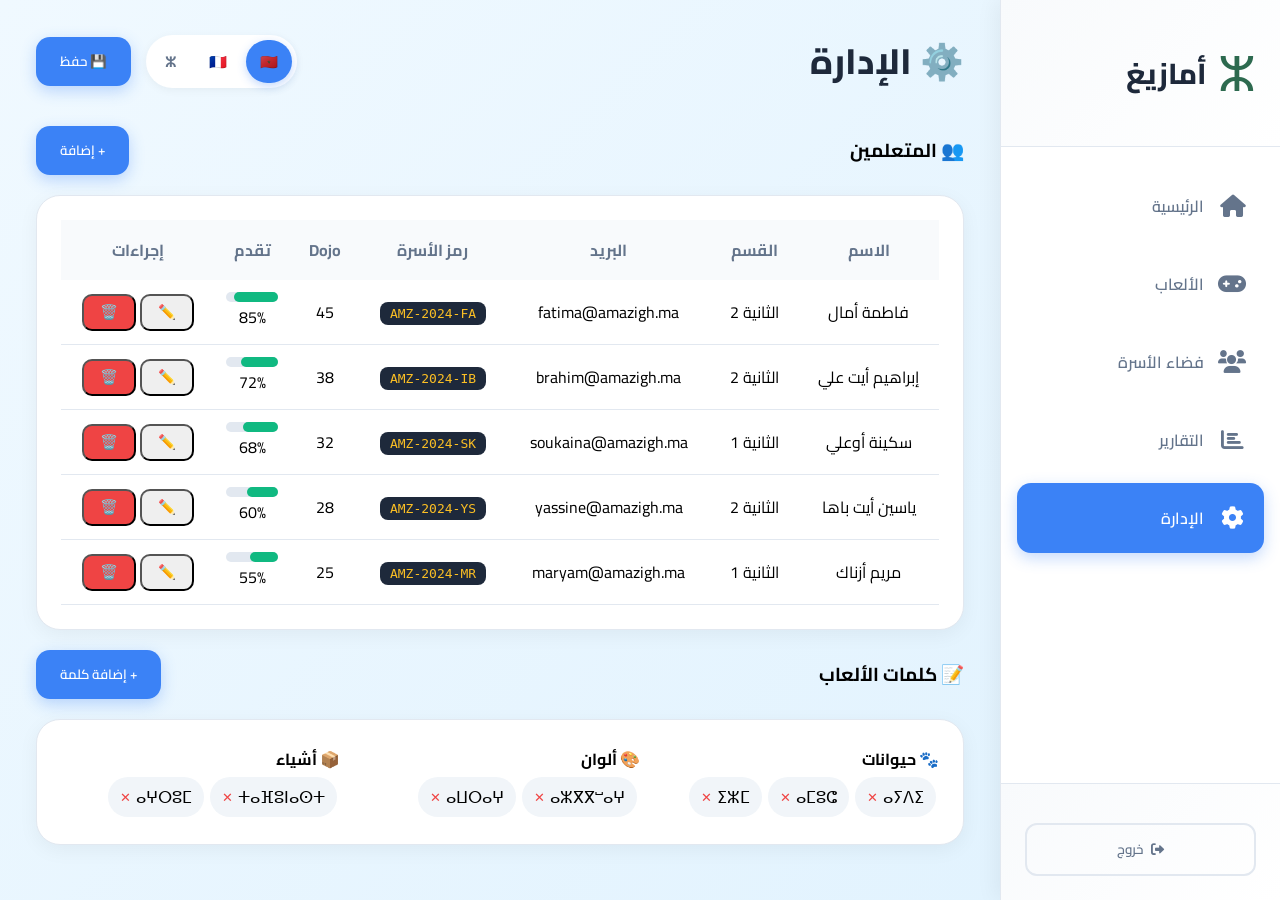
<file: admin.html>
<!DOCTYPE html>
<html lang="ar" dir="rtl">
<head>
    <meta charset="UTF-8">
    <meta name="viewport" content="width=device-width, initial-scale=1.0">
    <title>الإدارة | منصة الأمازيغية</title>
    <link href="https://fonts.googleapis.com/css2?family=Cairo:wght@400;600;700&display=swap" rel="stylesheet">
    <link rel="stylesheet" href="https://cdnjs.cloudflare.com/ajax/libs/font-awesome/6.0.0/css/all.min.css">
    <link rel="stylesheet" href="styles.css">
</head>
<body>
    <nav class="sidebar">
        <div class="sidebar-header"><div class="logo"><span class="logo-icon">ⵣ</span><span class="logo-text">أمازيغ</span></div></div>
        <ul class="nav-menu">
            <li class="nav-item"><a href="index.html"><span class="nav-icon"><i class="fas fa-home"></i></span><span data-translate="home">الرئيسية</span></a></li>
            <li class="nav-item"><a href="games.html"><span class="nav-icon"><i class="fas fa-gamepad"></i></span><span data-translate="educational_games">الألعاب</span></a></li>
            <li class="nav-item"><a href="family.html"><span class="nav-icon"><i class="fas fa-users"></i></span><span data-translate="family_space">فضاء الأسرة</span></a></li>
            <li class="nav-item"><a href="reports.html"><span class="nav-icon"><i class="fas fa-chart-bar"></i></span><span data-translate="reports">التقارير</span></a></li>
            <li class="nav-item active"><a href="admin.html"><span class="nav-icon"><i class="fas fa-cog"></i></span><span data-translate="administration">الإدارة</span></a></li>
        </ul>
        <div class="sidebar-footer"><button class="logout-btn" onclick="logout()"><i class="fas fa-sign-out-alt"></i><span data-translate="logout">خروج</span></button></div>
    </nav>
    <main class="main-content">
        <header class="page-header"><h1>⚙️ الإدارة</h1><div class="header-actions"><div class="lang-switcher"><button class="lang-btn active" data-lang="ar" onclick="setLang('ar')">🇲🇦</button><button class="lang-btn" data-lang="fr" onclick="setLang('fr')">🇫🇷</button><button class="lang-btn" data-lang="amz" onclick="setLang('amz')">ⵣ</button></div><button class="btn" onclick="saveAll()">💾 حفظ</button></div></header>
        <div class="section-header"><h3 data-translate="students_list">👥 المتعلمين</h3><button class="btn" onclick="addStudent()">+ إضافة</button></div>
        <div class="dashboard-card"><table class="admin-table"><thead><tr><th>الاسم</th><th>القسم</th><th>البريد</th><th>رمز الأسرة</th><th>Dojo</th><th>تقدم</th><th>إجراءات</th></tr></thead><tbody id="students-body"></tbody></table></div>
        <div class="section-header"><h3>📝 كلمات الألعاب</h3><button class="btn" onclick="addWord()">+ إضافة كلمة</button></div>
        <div class="dashboard-card" style="display:grid;grid-template-columns:repeat(3,1fr);gap:20px"><div><h4>🐾 حيوانات</h4><div id="animals-list"></div></div><div><h4>🎨 ألوان</h4><div id="colors-list"></div></div><div><h4>📦 أشياء</h4><div id="objects-list"></div></div></div>
    </main>
    <script src="translations.js"></script>
    <script src="script.js"></script>
    <script>
        let students=getStudents();
        function saveAll(){saveStudents(students);alert('✅ تم الحفظ')}
        function renderStudents(){document.getElementById('students-body').innerHTML=students.map(s=>`<tr><td>${s.name}</td><td>${s.class}</td><td>${s.email||'-'}</td><td><code>${s.familyCode}</code></td><td>${s.dojoPoints}</td><td><div style="height:10px;background:#e2e8f0;border-radius:10px"><div style="width:${s.progress}%;height:100%;background:#10b981;border-radius:10px"></div></div>${s.progress}%</td><td><button class="btn-sm" onclick="editStudent(${s.id})">✏️</button> <button class="btn-sm" style="background:#ef4444" onclick="delStudent(${s.id})">🗑️</button></td></tr>`).join('')}
        function addStudent(){let n=prompt('الاسم:');if(!n)return;let c=prompt('القسم:','الثانية 2');let e=prompt('البريد الإلكتروني:');if(!e)return;let p=prompt('كلمة المرور:','123456');let id=Math.max(...students.map(x=>x.id))+1;students.push({id,name:n,class:c||'الثانية 2',email:e,password:p||'123456',familyCode:'AMZ-'+new Date().getFullYear()+'-'+Math.random().toString(36).substring(2,6).toUpperCase(),dojoPoints:0,progress:0,avatar:'👧'});saveAll();renderStudents();alert('✅ تمت الإضافة')}
        function editStudent(id){let s=students.find(x=>x.id===id);if(!s)return;let n=prompt('الاسم:',s.name);if(n)s.name=n;let c=prompt('القسم:',s.class);if(c)s.class=c;let e=prompt('البريد:',s.email);if(e)s.email=e;saveAll();renderStudents()}
        function delStudent(id){if(confirm('متأكد من الحذف؟')){students=students.filter(x=>x.id!==id);saveAll();renderStudents()}}
        function getWords(){let d=localStorage.getItem('teacherWords');return d?JSON.parse(d):{animals:['ⴰⵢⴷⵉ','ⴰⵎⵓⵛ','ⵉⵣⵎ'],colors:['ⴰⵣⴳⴳⵯⴰⵖ','ⴰⵡⵔⴰⵖ'],objects:['ⵜⴰⴼⵓⵏⴰⵙⵜ','ⴰⵖⵔⵓⵎ']}}
        function saveWords(w){localStorage.setItem('teacherWords',JSON.stringify(w));renderWords()}
        function renderWords(){let w=getWords();document.getElementById('animals-list').innerHTML=w.animals.map(x=>`<span style="display:inline-flex;align-items:center;gap:5px;background:#f1f5f9;padding:5px 12px;border-radius:20px;margin:3px">${x} <button onclick="delWord('animals','${x}')" style="border:none;background:none;cursor:pointer;color:#ef4444">✕</button></span>`).join('');document.getElementById('colors-list').innerHTML=w.colors.map(x=>`<span style="display:inline-flex;align-items:center;gap:5px;background:#f1f5f9;padding:5px 12px;border-radius:20px;margin:3px">${x} <button onclick="delWord('colors','${x}')" style="border:none;background:none;cursor:pointer;color:#ef4444">✕</button></span>`).join('');document.getElementById('objects-list').innerHTML=w.objects.map(x=>`<span style="display:inline-flex;align-items:center;gap:5px;background:#f1f5f9;padding:5px 12px;border-radius:20px;margin:3px">${x} <button onclick="delWord('objects','${x}')" style="border:none;background:none;cursor:pointer;color:#ef4444">✕</button></span>`).join('')}
        function addWord(){let w=prompt('الكلمة بالأمازيغية:');if(!w)return;let c=prompt('الفئة:\n1- حيوانات\n2- ألوان\n3- أشياء');let d=getWords();if(c==='1')d.animals.push(w);else if(c==='2')d.colors.push(w);else d.objects.push(w);saveWords(d)}
        function delWord(cat,word){let w=getWords();w[cat]=w[cat].filter(x=>x!==word);saveWords(w)}
        document.addEventListener('DOMContentLoaded',function(){renderStudents();renderWords()});
        window.addStudent=addStudent;window.editStudent=editStudent;window.delStudent=delStudent;window.addWord=addWord;window.delWord=delWord;
    </script>
</body>
</html>
</file>
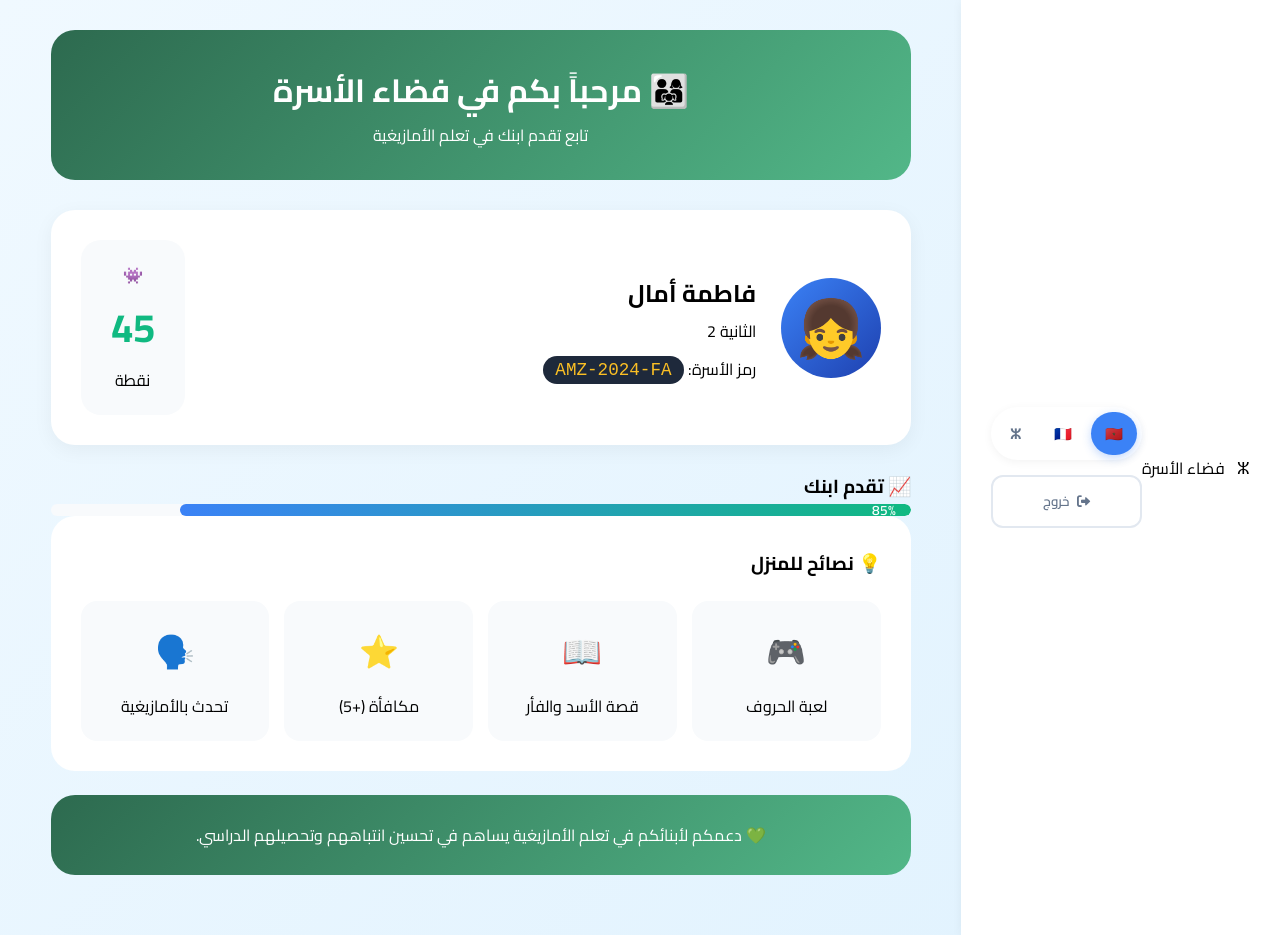
<file: family.html>
<!DOCTYPE html>
<html lang="ar" dir="rtl">
<head>
    <meta charset="UTF-8">
    <meta name="viewport" content="width=device-width, initial-scale=1.0">
    <title>فضاء الأسرة | منصة الأمازيغية</title>
    <link href="https://fonts.googleapis.com/css2?family=Cairo:wght@400;600;700&display=swap" rel="stylesheet">
    <link rel="stylesheet" href="https://cdnjs.cloudflare.com/ajax/libs/font-awesome/6.0.0/css/all.min.css">
    <link rel="stylesheet" href="styles.css">
</head>
<body>
    <div class="top-bar">
        <div class="logo"><span>ⵣ</span><span data-translate="family_space">فضاء الأسرة</span></div>
        <div class="user-info">
            <div class="lang-switcher"><button class="lang-btn active" data-lang="ar" onclick="setLang('ar')">🇲🇦</button><button class="lang-btn" data-lang="fr" onclick="setLang('fr')">🇫🇷</button><button class="lang-btn" data-lang="amz" onclick="setLang('amz')">ⵣ</button></div>
            <button class="logout-btn" onclick="logout()"><i class="fas fa-sign-out-alt"></i> خروج</button>
        </div>
    </div>
    <div class="main-content" style="margin:30px auto;max-width:900px;padding:0 20px">
        <div class="welcome-banner"><h1>👨‍👩‍👧 مرحباً بكم في فضاء الأسرة</h1><p>تابع تقدم ابنك في تعلم الأمازيغية</p></div>
        <div class="student-card"><div class="student-info"><div class="student-avatar" id="student-avatar">👧</div><div class="student-details"><h2 id="student-name">فاطمة أمال</h2><p id="student-class">السنة الثانية ابتدائي</p><p>رمز الأسرة: <span class="family-code" id="family-code">AMZ-2024-FA</span></p></div><div class="dojo-score"><div>👾</div><div class="points" id="dojo-score">45</div><span>نقطة</span></div></div></div>
        <div class="progress-card"><h3 data-translate="your_child_progress">📈 تقدم ابنك</h3><div class="progress-bar"><div class="progress-fill" id="progress-fill" style="width:85%">85%</div></div></div>
        <div class="tips-card"><h3 data-translate="tips_for_home">💡 نصائح للمنزل</h3><div class="tips-grid"><div class="tip-box" onclick="openGame()"><span class="icon">🎮</span><p data-translate="home_game">لعبة الحروف</p></div><div class="tip-box" onclick="openStory()"><span class="icon">📖</span><p data-translate="story">قصة الأسد والفأر</p></div><div class="tip-box" onclick="openReward()"><span class="icon">⭐</span><p data-translate="give_reward">مكافأة (+5)</p></div><div class="tip-box" onclick="openSpeak()"><span class="icon">🗣️</span><p data-translate="speak_amazigh">تحدث بالأمازيغية</p></div></div></div>
        <div class="support-message"><p>💚 دعمكم لأبنائكم في تعلم الأمازيغية يساهم في تحسين انتباههم وتحصيلهم الدراسي.</p></div>
    </div>
    <div class="modal-overlay" id="modal" onclick="closeModal()"><div class="modal-content" onclick="event.stopPropagation()"><div class="modal-header"><h2 id="modal-title"></h2><button class="modal-close" onclick="closeModal()">&times;</button></div><div id="modal-body"></div></div></div>
    <script src="translations.js"></script>
    <script src="script.js"></script>
    <script>
        let student=null;
        function loadStudent(){let fc=localStorage.getItem('familyCode')||localStorage.getItem('studentId');let s=getStudents();student=s.find(x=>x.familyCode===fc)||s.find(x=>x.id==parseInt(fc))||s[0];if(student){document.getElementById('student-name').textContent=student.name;document.getElementById('student-class').textContent=student.class||'';document.getElementById('family-code').textContent=student.familyCode;document.getElementById('student-avatar').textContent=student.avatar||'👧';document.getElementById('dojo-score').textContent=student.dojoPoints;document.getElementById('progress-fill').style.width=(student.progress||0)+'%';document.getElementById('progress-fill').textContent=(student.progress||0)+'%'}}
        function openModal(){document.getElementById('modal').classList.add('active')}
        function closeModal(){document.getElementById('modal').classList.remove('active')}
        function openGame(){let l=[{c:'ⴰ',n:'يا'},{c:'ⴱ',n:'ياب'},{c:'ⴳ',n:'ياج'},{c:'ⴷ',n:'ياد'},{c:'ⴹ',n:'ياض'},{c:'ⴻ',n:'ياي'}];let r=l[Math.floor(Math.random()*l.length)];let w=l.filter(x=>x.c!==r.c).sort(()=>Math.random()-.5).slice(0,3);let o=[r,...w].sort(()=>Math.random()-.5);document.getElementById('modal-title').textContent='🎮 لعبة الحروف';document.getElementById('modal-body').innerHTML=`<div style="text-align:center"><p>ما اسم هذا الحرف؟</p><div style="font-size:8rem;background:#f8fafc;display:inline-block;padding:20px 50px;border-radius:30px;margin:20px 0">${r.c}</div><div style="display:grid;grid-template-columns:1fr 1fr;gap:15px">${o.map(l=>`<button onclick="checkAns('${l.c}','${r.c}','${l.n}')" style="padding:15px;border:2px solid #e2e8f0;border-radius:15px;font-family:Cairo;font-size:1.1rem;cursor:pointer;background:white">${l.n}</button>`).join('')}</div><p id="game-result" style="margin-top:20px;font-weight:600"></p></div>`;openModal()}
        function checkAns(s,c,n){document.getElementById('game-result').innerHTML=s===c?'✅ أحسنت!':'❌ الإجابة: '+n;document.getElementById('game-result').style.color=s===c?'#10b981':'#ef4444'}
        function openStory(){document.getElementById('modal-title').textContent='📖 قصة الأسد والفأر';document.getElementById('modal-body').innerHTML=`<div style="display:grid;grid-template-columns:1fr 1fr;gap:20px"><div style="background:#e8f5e9;padding:20px;border-radius:15px"><p>ⵉⴽⴽⴰ ⵜⵜ ⵉⵏⵏ ⵢⴰⵏ ⵡⴰⵙⵙ، ⵉⵣⵎ ⵉⵙⴽⵔ ⵉⵎⵉⴽⴽ ⵏ ⵓⵖⵔⴷⴰ.</p><p style="margin-top:10px">ⵉⵏⵏⴰ ⵓⵖⵔⴷⴰ: "ⵙⵙⵔⵃ ⵉⵢⵉ ⴰⵢ ⵓⴳⵍⵍⵉⴷ!"</p></div><div style="background:#fff3e0;padding:20px;border-radius:15px"><p>في يوم من الأيام، أمسك الأسد بفأر صغير.</p><p style="margin-top:10px">قال الفأر: "أطلق سراحي أيها الملك!"</p></div></div>`;openModal()}
        function openReward(){document.getElementById('modal-title').textContent='⭐ مكافأة';document.getElementById('modal-body').innerHTML=`<div style="text-align:center"><div style="font-size:5rem">🏆</div><p style="margin:20px 0">امنح ابنك 5 نقاط!</p><button onclick="giveReward()" style="padding:15px 30px;background:#f59e0b;color:white;border:none;border-radius:15px;font-family:Cairo;font-size:1.2rem;cursor:pointer">🎁 امنح 5 نقاط</button><p id="reward-result" style="margin-top:20px;font-weight:600"></p></div>`;openModal()}
        function giveReward(){if(student){student.dojoPoints+=5;document.getElementById('dojo-score').textContent=student.dojoPoints;let s=getStudents();let st=s.find(x=>x.id===student.id);if(st)st.dojoPoints=student.dojoPoints;saveStudents(s);document.getElementById('reward-result').innerHTML='✅ تمت إضافة 5 نقاط!'}}
        function openSpeak(){let p=[{a:'ⴰⵣⵓⵍ',t:'مرحباً'},{a:'ⵎⴰⵏⵣⴰⴽⵉⵏ?',t:'كيف حالك؟'},{a:'ⵜⴰⵏⵎⵎⵉⵔⵜ',t:'شكراً'},{a:'ⴰⵔ ⵜⵉⵎⵍⵉⵍⵉⵜ',t:'إلى اللقاء'}];document.getElementById('modal-title').textContent='🗣️ تحدث بالأمازيغية';document.getElementById('modal-body').innerHTML=p.map(x=>`<div style="background:linear-gradient(135deg,#2d6a4f,#52b788);color:white;padding:15px;border-radius:15px;margin-bottom:10px;text-align:center"><div style="font-size:1.5rem;font-weight:700">${x.a}</div><div style="margin-top:5px">${x.t}</div></div>`).join('');openModal()}
        document.addEventListener('keydown',function(e){if(e.key==='Escape')closeModal()});
        document.addEventListener('DOMContentLoaded',function(){loadStudent()});
        window.checkAns=checkAns;window.giveReward=giveReward;
    </script>
</body>
</html>
</file>
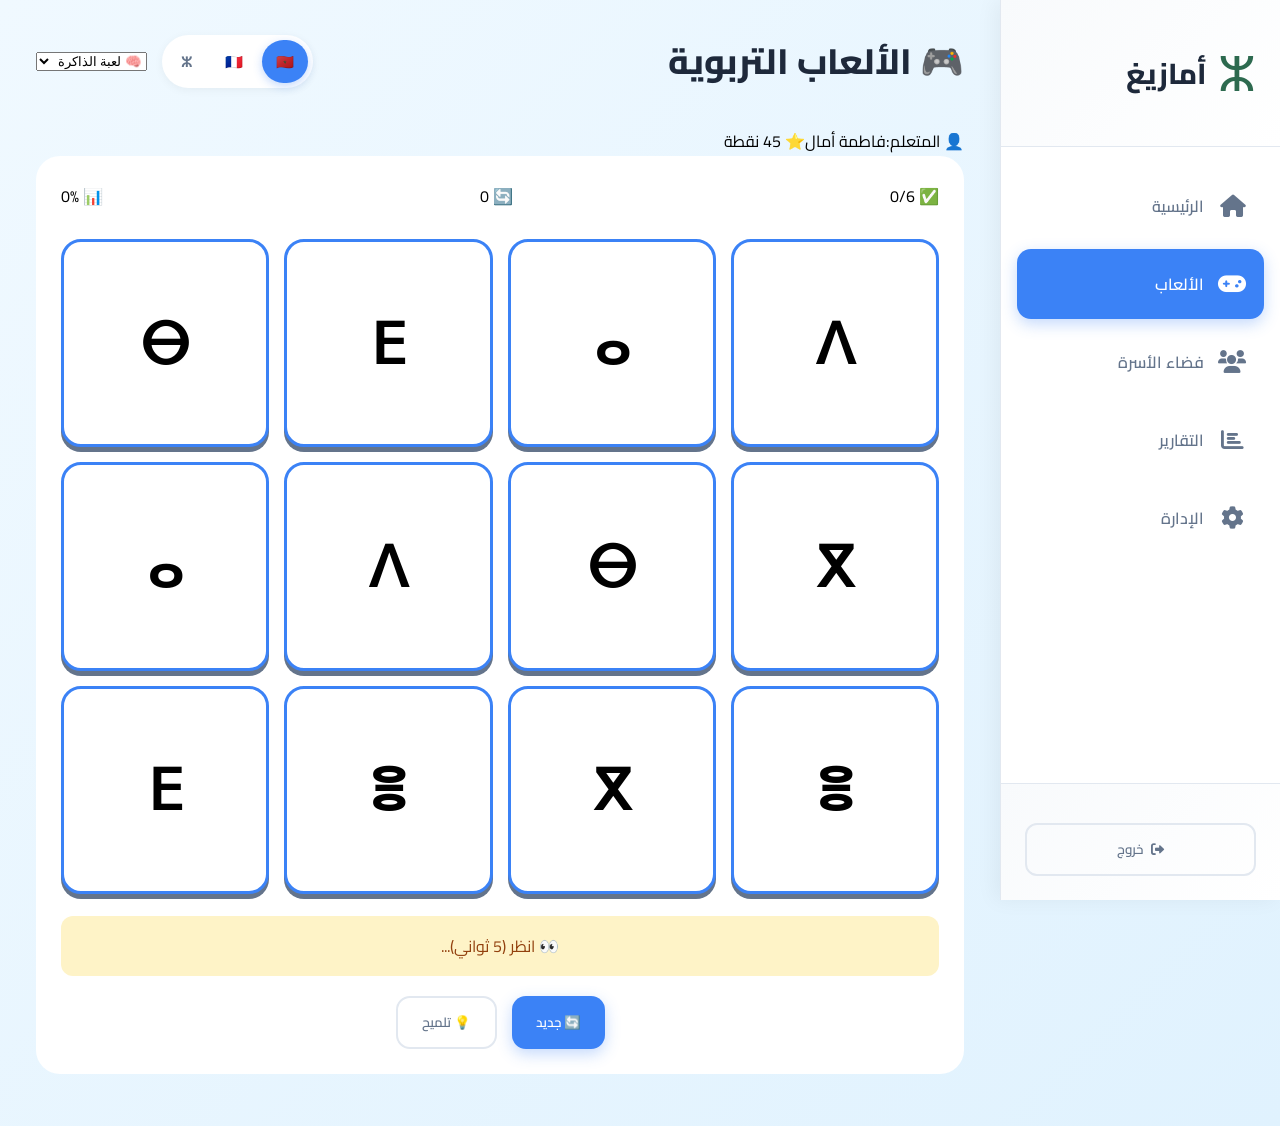
<file: games.html>
<!DOCTYPE html>
<html lang="ar" dir="rtl">
<head>
    <meta charset="UTF-8">
    <meta name="viewport" content="width=device-width, initial-scale=1.0">
    <title>الألعاب التربوية | منصة الأمازيغية</title>
    <link href="https://fonts.googleapis.com/css2?family=Cairo:wght@400;600;700&display=swap" rel="stylesheet">
    <link rel="stylesheet" href="https://cdnjs.cloudflare.com/ajax/libs/font-awesome/6.0.0/css/all.min.css">
    <link rel="stylesheet" href="styles.css">
</head>
<body>
    <nav class="sidebar">
        <div class="sidebar-header"><div class="logo"><span class="logo-icon">ⵣ</span><span class="logo-text">أمازيغ</span></div></div>
        <ul class="nav-menu">
            <li class="nav-item"><a href="index.html"><span class="nav-icon"><i class="fas fa-home"></i></span><span>الرئيسية</span></a></li>
            <li class="nav-item active"><a href="games.html"><span class="nav-icon"><i class="fas fa-gamepad"></i></span><span>الألعاب</span></a></li>
            <li class="nav-item"><a href="family.html"><span class="nav-icon"><i class="fas fa-users"></i></span><span>فضاء الأسرة</span></a></li>
            <li class="nav-item"><a href="reports.html"><span class="nav-icon"><i class="fas fa-chart-bar"></i></span><span>التقارير</span></a></li>
            <li class="nav-item"><a href="admin.html"><span class="nav-icon"><i class="fas fa-cog"></i></span><span>الإدارة</span></a></li>
        </ul>
        <div class="sidebar-footer"><button class="logout-btn" onclick="logout()"><i class="fas fa-sign-out-alt"></i><span>خروج</span></button></div>
    </nav>
    <main class="main-content">
        <header class="page-header">
            <h1>🎮 الألعاب التربوية</h1>
            <div class="header-actions">
                <div class="lang-switcher"><button class="lang-btn active" data-lang="ar" onclick="setLang('ar')">🇲🇦</button><button class="lang-btn" data-lang="fr" onclick="setLang('fr')">🇫🇷</button><button class="lang-btn" data-lang="amz" onclick="setLang('amz')">ⵣ</button></div>
                <select id="game-selector" class="game-select">
                    <option value="memory">🧠 لعبة الذاكرة</option>
                    <option value="order">📋 لعبة الترتيب</option>
                    <option value="words">📝 لعبة الكلمات</option>
                    <option value="wheel">🎡 لعبة العجلة</option>
                </select>
            </div>
        </header>
        <div class="student-selector"><label>👤 المتعلم:</label><span id="student-name">فاطمة أمال</span><span class="session-badge">⭐ <span id="dojo-points">45</span> نقطة</span></div>

        <!-- لعبة الذاكرة -->
        <div id="memory-game" class="game-container active">
            <div class="game-area">
                <div style="display:flex;justify-content:space-between;margin-bottom:20px"><span>✅ <span id="mp">0</span>/<span id="tp">6</span></span><span>🔄 <span id="ma">0</span></span><span>📊 <span id="macc">0%</span></span></div>
                <div class="tifinagh-grid" id="memory-grid"></div>
                <div class="game-message" id="memory-msg">ⵉⵎⵉⴽ ⵙ ⵉⵎⵉⴽ</div>
                <div class="game-actions"><button class="btn" onclick="resetMemory()">🔄 جديد</button><button class="btn btn-outline" onclick="hintMemory()">💡 تلميح</button></div>
            </div>
        </div>

        <!-- لعبة الترتيب -->
        <div id="order-game" class="game-container">
            <div class="game-area">
                <div style="display:flex;justify-content:space-between;margin-bottom:20px"><span>📊 مستوى: <span id="ol">1</span>/3</span><span>⭐ نتيجة: <span id="os">0</span></span></div>
                <h3 style="text-align:center">رتب الحروف</h3><p id="oi" style="text-align:center"></p>
                <div id="order-letters" style="display:flex;flex-wrap:wrap;justify-content:center;gap:15px;margin:30px 0"></div>
                <div id="order-slots" style="display:flex;flex-wrap:wrap;justify-content:center;gap:15px;min-height:100px"></div>
                <div class="game-message" id="order-msg"></div>
                <div class="game-actions"><button class="btn" onclick="checkOrder()">✅ تحقق</button><button class="btn btn-secondary" onclick="resetOrder()">🔄 إعادة</button><button class="btn btn-outline" id="next-btn" onclick="nextLevel()" disabled>التالي →</button></div>
            </div>
        </div>

        <!-- لعبة الكلمات -->
        <div id="word-game" class="game-container">
            <div class="game-area">
                <div style="display:flex;justify-content:space-between;margin-bottom:20px"><span>✅ <span id="wp">0</span>/<span id="tw">6</span> مطابقات</span></div>
                <div id="word-grid" style="display:grid;grid-template-columns:repeat(2,1fr);gap:20px"></div>
                <div class="game-message" id="word-msg">اربط الكلمة بمعناها</div>
                <div class="game-actions"><button class="btn" onclick="resetWords()">🔄 لعبة جديدة</button></div>
            </div>
        </div>

        <!-- لعبة العجلة -->
        <div id="wheel-game" class="game-container">
            <div class="game-area">
                <div class="wheel-section">
                    <div style="position:relative"><canvas id="wheelCanvas" width="350" height="350" style="width:100%"></canvas><div style="position:absolute;top:-10px;left:50%;transform:translateX(-50%);font-size:3rem;color:#ef4444">▼</div><button class="spin-btn" id="spinBtn" onclick="spinWheel()">🎡 دور العجلة</button></div>
                    <div style="flex:1"><span class="category-tag" id="catDisplay">حيوانات</span><div class="word-blanks" id="wordBlanks"></div><div style="display:flex;justify-content:space-between;padding:15px;background:#fef3c7;border-radius:15px"><span>⭐ <span id="ws">0</span></span></div><div class="wheel-keyboard" id="wheelKeyboard"></div><div class="game-message" id="wheel-msg">🎡 دور العجلة ثم اختر حرفاً!</div><div class="game-actions"><button class="btn" onclick="resetWheel()">🔄 جديد</button></div></div></div>
            </div>
        </div>
    </main>

    <script src="translations.js"></script>
    <script src="script.js"></script>
    <script>
        // ========== البيانات ==========
        const letters=[{c:'ⴰ',n:'يا'},{c:'ⴱ',n:'ياب'},{c:'ⴳ',n:'ياج'},{c:'ⴷ',n:'ياد'},{c:'ⴹ',n:'ياض'},{c:'ⴻ',n:'ياي'}];
        const wordsList=[{a:'ⴰⵔⴳⴰⵣ',b:'الرجل'},{a:'ⵜⴰⵎⵖⴰⵔⵜ',b:'المرأة'},{a:'ⴰⵖⵔⵓⵎ',b:'الخبز'},{a:'ⴰⵎⴰⵏ',b:'الماء'},{a:'ⵜⴰⴼⵓⵏⴰⵙⵜ',b:'البقرة'},{a:'ⴰⵢⴷⵉ',b:'الكلب'}];
        let student={name:'فاطمة أمال',dojoPoints:45,id:1};
        let mem={cards:[],sel:null,lock:false,pairs:0,att:0,corr:0,preview:true,timer:null};
        let ord={letters:[],order:[],score:0,level:1};
        let wg={sel:null,pairs:0};
        let wh={word:'',cat:'',revealed:[],score:0,used:[],canSpin:true,spinVal:0,rot:0,spinning:false};
        const wseg=[{l:'100',v:100,c:'#ef4444'},{l:'200',v:200,c:'#3b82f6'},{l:'300',v:300,c:'#10b981'},{l:'400',v:400,c:'#f59e0b'},{l:'500',v:500,c:'#8b5cf6'},{l:'🎁',v:'gift',c:'#ec4899'},{l:'💔',v:'lose',c:'#64748b'},{l:'🎲',v:'extra',c:'#06b6d4'}];

        function loadStudent(){let sid=localStorage.getItem('studentId');let s=getStudents().find(x=>x.id===parseInt(sid));if(s)student=s;document.getElementById('student-name').textContent=student.name;document.getElementById('dojo-points').textContent=student.dojoPoints}
        function updatePoints(p){student.dojoPoints+=p;document.getElementById('dojo-points').textContent=student.dojoPoints;let s=getStudents();let st=s.find(x=>x.id===student.id);if(st)st.dojoPoints=student.dojoPoints;saveStudents(s)}

        // ========== تبديل الألعاب ==========
        document.getElementById('game-selector').addEventListener('change',function(){
            document.querySelectorAll('.game-container').forEach(c=>c.classList.remove('active'));
            document.getElementById(this.value+'-game').classList.add('active');
            if(this.value==='memory')resetMemory();
            else if(this.value==='order')resetOrderGame();
            else if(this.value==='words')resetWords();
            else if(this.value==='wheel')initWheel();
        });

        // ========== لعبة الذاكرة ==========
        function buildDeck(){let d=[];letters.forEach((l,i)=>{d.push({p:i,c:l.c,m:false,f:false});d.push({p:i,c:l.c,m:false,f:false})});return d.sort(()=>Math.random()-.5)}
        function renderMemory(){let g=document.getElementById('memory-grid');g.innerHTML='';mem.cards.forEach((c,i)=>{c.i=i;let d=document.createElement('div');d.className='t-card'+(c.m?' matched':'')+(c.f||mem.preview?' flipped':'');d.textContent=(c.m||c.f||mem.preview)?c.c:'ⵣ';d.onclick=()=>clickMemory(i);g.appendChild(d);c.e=d});updateMemStats()}
        function clickMemory(i){if(mem.preview){alert('انتظر!');return}if(mem.lock||mem.pairs===letters.length)return;let c=mem.cards[i];if(c.m||c.f)return;c.f=true;c.e.classList.add('flipped');c.e.textContent=c.c;if(mem.sel===null){mem.sel=i;return}let f=mem.cards[mem.sel];if(mem.sel===i){mem.sel=null;return}mem.att++;mem.lock=true;if(f.p===c.p){mem.corr++;f.m=c.m=true;f.e.classList.add('matched');c.e.classList.add('matched');mem.pairs++;updatePoints(2);document.getElementById('memory-msg').textContent='✅ أحسنت! +2';mem.sel=null;mem.lock=false;if(mem.pairs===letters.length){document.getElementById('memory-msg').textContent='🎉 أكملت جميع الحروف!';updatePoints(5)}}else{document.getElementById('memory-msg').textContent='❌ حاول مرة أخرى!';setTimeout(()=>{if(!f.m){f.f=false;f.e.classList.remove('flipped');f.e.textContent='ⵣ'}if(!c.m){c.f=false;c.e.classList.remove('flipped');c.e.textContent='ⵣ'}mem.sel=null;mem.lock=false},800)}updateMemStats()}
        function updateMemStats(){document.getElementById('mp').textContent=mem.pairs;document.getElementById('tp').textContent=letters.length;document.getElementById('ma').textContent=mem.att;document.getElementById('macc').textContent=(mem.att>0?Math.round((mem.corr/mem.att)*100):0)+'%'}
        function resetMemory(){if(mem.timer)clearTimeout(mem.timer);mem.cards=buildDeck();mem.sel=null;mem.lock=false;mem.pairs=0;mem.att=0;mem.corr=0;mem.preview=true;renderMemory();document.getElementById('memory-msg').textContent='👀 انظر (5 ثواني)...';mem.timer=setTimeout(()=>{mem.preview=false;mem.cards.forEach(c=>{if(!c.m){c.f=false;if(c.e){c.e.classList.remove('flipped');c.e.textContent='ⵣ'}}});document.getElementById('memory-msg').textContent='تذكر وطابق!'},5000)}
        function hintMemory(){let u=mem.cards.filter(c=>!c.m&&!c.f);if(u.length>0)document.getElementById('memory-msg').textContent='💡 ابحث عن '+u[0].c}

        // ========== لعبة الترتيب ==========
        function resetOrderGame(){ord.level=1;ord.score=0;startOrder()}
        function startOrder(){let l=ord.level;let c=l===1?3:(l===2?4:6);let s=[...letters].sort(()=>Math.random()-.5).slice(0,c);ord.letters=s;ord.order=[];document.getElementById('oi').textContent='رتب: '+s.map(x=>x.c).join(' - ');document.getElementById('ol').textContent=l;document.getElementById('os').textContent=ord.score;renderOrdLett();renderOrdSlots();document.getElementById('order-msg').textContent='';document.getElementById('next-btn').disabled=true}
        function renderOrdLett(){document.getElementById('order-letters').innerHTML=ord.letters.map(l=>`<div class="order-letter" onclick="selOrd('${l.c}')">${l.c}</div>`).join('')}
        function renderOrdSlots(){let h='';for(let i=0;i<ord.letters.length;i++)h+=`<div class="order-slot" onclick="remOrd(${i})">${ord.order[i]||'⬜'}</div>`;document.getElementById('order-slots').innerHTML=h}
        function selOrd(c){if(ord.order.length>=ord.letters.length)return;ord.order.push(c);renderOrdSlots()}
        function remOrd(i){ord.order.splice(i,1);renderOrdSlots()}
        function checkOrder(){let cor=[...ord.letters].sort((a,b)=>a.c.localeCompare(b.c)).map(x=>x.c);if(ord.order.length!==cor.length){document.getElementById('order-msg').textContent='❌ رتب الكل!';return}if(ord.order.every((c,i)=>c===cor[i])){let p=ord.level*5;ord.score+=p;updatePoints(p);document.getElementById('os').textContent=ord.score;document.getElementById('order-msg').textContent='✅ صحيح! +'+p;document.getElementById('next-btn').disabled=false}else{document.getElementById('order-msg').textContent='❌ خطأ!'}}
        function resetOrder(){ord.order=[];renderOrdSlots();document.getElementById('order-msg').textContent=''}
        function nextLevel(){if(ord.level<3){ord.level++;startOrder()}else{document.getElementById('order-msg').textContent='🎉 كل المستويات!';updatePoints(10)}}

        // ========== لعبة الكلمات (مصححة) ==========
        function resetWords(){
            wg.sel=null;wg.pairs=0;
            let ac=wordsList.map(w=>({t:w.a,p:w.a,ty:'a'}));
            let bc=wordsList.map(w=>({t:w.b,p:w.a,ty:'b'}));
            let all=[...ac,...bc].sort(()=>Math.random()-.5);
            let grid=document.getElementById('word-grid');
            grid.innerHTML='';
            all.forEach(card=>{
                let div=document.createElement('div');
                div.className='word-card';
                div.textContent=card.t;
                div.dataset.p=card.p;
                div.dataset.ty=card.ty;
                div.dataset.m='false';
                div.onclick=function(){clickWord(this)};
                grid.appendChild(div);
            });
            document.getElementById('tw').textContent=wordsList.length;
            document.getElementById('wp').textContent='0';
            document.getElementById('word-msg').textContent='اربط الكلمة بمعناها';
        }
        function clickWord(card){
            if(card.dataset.m==='true')return;
            if(!wg.sel){
                document.querySelectorAll('#word-grid .word-card').forEach(c=>{if(c.dataset.m==='false')c.style.background='white'});
                card.style.background='#fef3c7';
                wg.sel=card;
            }else{
                let f=wg.sel;let s=card;
                if(f===s){wg.sel=null;return}
                if(f.dataset.p===s.dataset.p&&f.dataset.ty!==s.dataset.ty){
                    f.dataset.m='true';s.dataset.m='true';
                    f.classList.add('matched');s.classList.add('matched');
                    f.style.background='#10b981';s.style.background='#10b981';
                    f.style.color='white';s.style.color='white';
                    wg.pairs++;document.getElementById('wp').textContent=wg.pairs;
                    updatePoints(3);document.getElementById('word-msg').textContent='✅ صحيح! +3';
                    if(wg.pairs===wordsList.length){document.getElementById('word-msg').textContent='🎉 كل الكلمات!';updatePoints(5)}
                }else{
                    f.style.background='white';
                    document.getElementById('word-msg').textContent='❌ خطأ!';
                }
                wg.sel=null;
            }
        }

        // ========== لعبة العجلة ==========
        function getWheelWords(){let d=localStorage.getItem('teacherWords');return d?JSON.parse(d):{animals:['ⴰⵢⴷⵉ','ⴰⵎⵓⵛ','ⵉⵣⵎ'],colors:['ⴰⵣⴳⴳⵯⴰⵖ','ⴰⵡⵔⴰⵖ'],objects:['ⵜⴰⴼⵓⵏⴰⵙⵜ','ⴰⵖⵔⵓⵎ']}}
        function getAllWords(){let w=getWheelWords();return[...w.animals,...w.colors,...w.objects]}
        function drawWheel(){let c=document.getElementById('wheelCanvas');if(!c)return;let ctx=c.getContext('2d');let cx=175,cy=175,r=155;let sa=(2*Math.PI)/wseg.length;ctx.clearRect(0,0,350,350);wseg.forEach((s,i)=>{let st=i*sa+wh.rot;let en=st+sa;ctx.beginPath();ctx.moveTo(cx,cy);ctx.arc(cx,cy,r,st,en);ctx.closePath();ctx.fillStyle=s.c;ctx.fill();ctx.strokeStyle='white';ctx.lineWidth=2;ctx.stroke();ctx.save();ctx.translate(cx,cy);ctx.rotate(st+sa/2);ctx.textAlign='center';ctx.textBaseline='middle';ctx.fillStyle='white';ctx.font='bold 16px Cairo';ctx.fillText(s.l,r*.7,0);ctx.restore()});ctx.beginPath();ctx.arc(cx,cy,35,0,2*Math.PI);ctx.fillStyle='#1e293b';ctx.fill();ctx.fillStyle='#fbbf24';ctx.font='bold 18px Cairo';ctx.textAlign='center';ctx.textBaseline='middle';ctx.fillText('🎡',cx,cy)}
        function spinWheel(){if(wh.spinning||!wh.canSpin)return;wh.spinning=true;wh.canSpin=false;document.getElementById('spinBtn').disabled=true;let d=3000;let sr=wh.rot;let tr=sr+(Math.PI*8)+(Math.random()*Math.PI*2);let st=Date.now();function anim(){let e=Date.now()-st;let p=Math.min(e/d,1);let o=1-Math.pow(1-p,3);wh.rot=sr+(tr-sr)*o;drawWheel();if(p<1)requestAnimationFrame(anim);else{wh.spinning=false;getSpinResult()}}requestAnimationFrame(anim)}
        function getSpinResult(){let sa=(2*Math.PI)/wseg.length;let nr=((wh.rot%(2*Math.PI))+2*Math.PI)%(2*Math.PI);let si=Math.floor(((2*Math.PI-nr)%(2*Math.PI))/sa);si=(wseg.length-si)%wseg.length;let r=wseg[si];if(r.v==='gift'){revealRandom();document.getElementById('wheel-msg').textContent='🎁 هدية!';wh.canSpin=true}else if(r.v==='lose'){document.getElementById('wheel-msg').textContent='💔 خسرت!';wh.canSpin=false}else if(r.v==='extra'){document.getElementById('wheel-msg').textContent='🎲 دور إضافي!';wh.canSpin=false}else{wh.spinVal=r.v;document.getElementById('wheel-msg').textContent='💰 '+r.v+' نقطة! اختر حرفاً...';wh.canSpin=false}document.getElementById('spinBtn').disabled=!wh.canSpin}
        function loadWheelWord(){let all=getAllWords();wh.word=all[Math.floor(Math.random()*all.length)];let w=getWheelWords();if(w.animals.includes(wh.word))wh.cat='حيوانات';else if(w.colors.includes(wh.word))wh.cat='ألوان';else wh.cat='أشياء';wh.revealed=Array(wh.word.length).fill(false);wh.used=[];wh.canSpin=true;wh.spinVal=0;document.getElementById('spinBtn').disabled=false;document.getElementById('catDisplay').textContent=wh.cat;renderBlanks();renderKeyboard();document.getElementById('wheel-msg').textContent='🎡 دور العجلة!'}
        function renderBlanks(){document.getElementById('wordBlanks').innerHTML=wh.word.split('').map((c,i)=>`<div class="letter-blank ${wh.revealed[i]?'revealed':''}">${wh.revealed[i]?c:''}</div>`).join('')}
        function renderKeyboard(){let t=['ⴰ','ⴱ','ⴳ','ⴷ','ⴹ','ⴻ','ⴼ','ⴽ','ⵀ','ⵃ','ⵄ','ⵅ','ⵇ','ⵉ','ⵊ','ⵍ','ⵎ','ⵏ','ⵓ','ⵔ','ⵕ','ⵖ','ⵙ','ⵚ','ⵛ','ⵜ','ⵟ','ⵡ'];document.getElementById('wheelKeyboard').innerHTML=t.map(l=>{let u=wh.used.includes(l);return`<button class="key-btn ${u?'used':''}" onclick="selWheel('${l}')" ${u?'disabled':''}>${l}</button>`}).join('')}
        function selWheel(l){if(wh.canSpin){document.getElementById('wheel-msg').textContent='⚠️ دور العجلة أولاً!';return}if(wh.used.includes(l))return;wh.used.push(l);if(wh.word.includes(l)){wh.word.split('').forEach((c,i)=>{if(c===l)wh.revealed[i]=true});if(wh.spinVal>0){wh.score+=wh.spinVal;updatePoints(wh.spinVal);document.getElementById('ws').textContent=wh.score}renderBlanks();renderKeyboard();if(wh.revealed.every(r=>r)){document.getElementById('wheel-msg').innerHTML='🎉 مبروك! الكلمة: '+wh.word;wh.score+=500;updatePoints(500);document.getElementById('ws').textContent=wh.score;setTimeout(()=>{if(confirm('كلمة جديدة؟'))loadWheelWord()},500)}else{document.getElementById('wheel-msg').textContent='✅ حرف صحيح!'}wh.canSpin=true;document.getElementById('spinBtn').disabled=false}else{document.getElementById('wheel-msg').textContent='❌ حرف خاطئ!';renderKeyboard();wh.canSpin=true;document.getElementById('spinBtn').disabled=false}wh.spinVal=0}
        function revealRandom(){let h=wh.revealed.reduce((a,r,i)=>{if(!r)a.push(i);return a},[]);if(h.length>0){wh.revealed[h[Math.floor(Math.random()*h.length)]]=true;renderBlanks()}}
        function initWheel(){drawWheel();loadWheelWord()}
        function resetWheel(){wh.score=0;document.getElementById('ws').textContent='0';loadWheelWord()}

        document.addEventListener('DOMContentLoaded',function(){loadStudent();resetMemory()});
        window.selOrd=selOrd;window.remOrd=remOrd;window.checkOrder=checkOrder;window.resetOrder=resetOrder;window.nextLevel=nextLevel;window.selWheel=selWheel;window.clickWord=clickWord;
    </script>
</body>
</html>
</file>
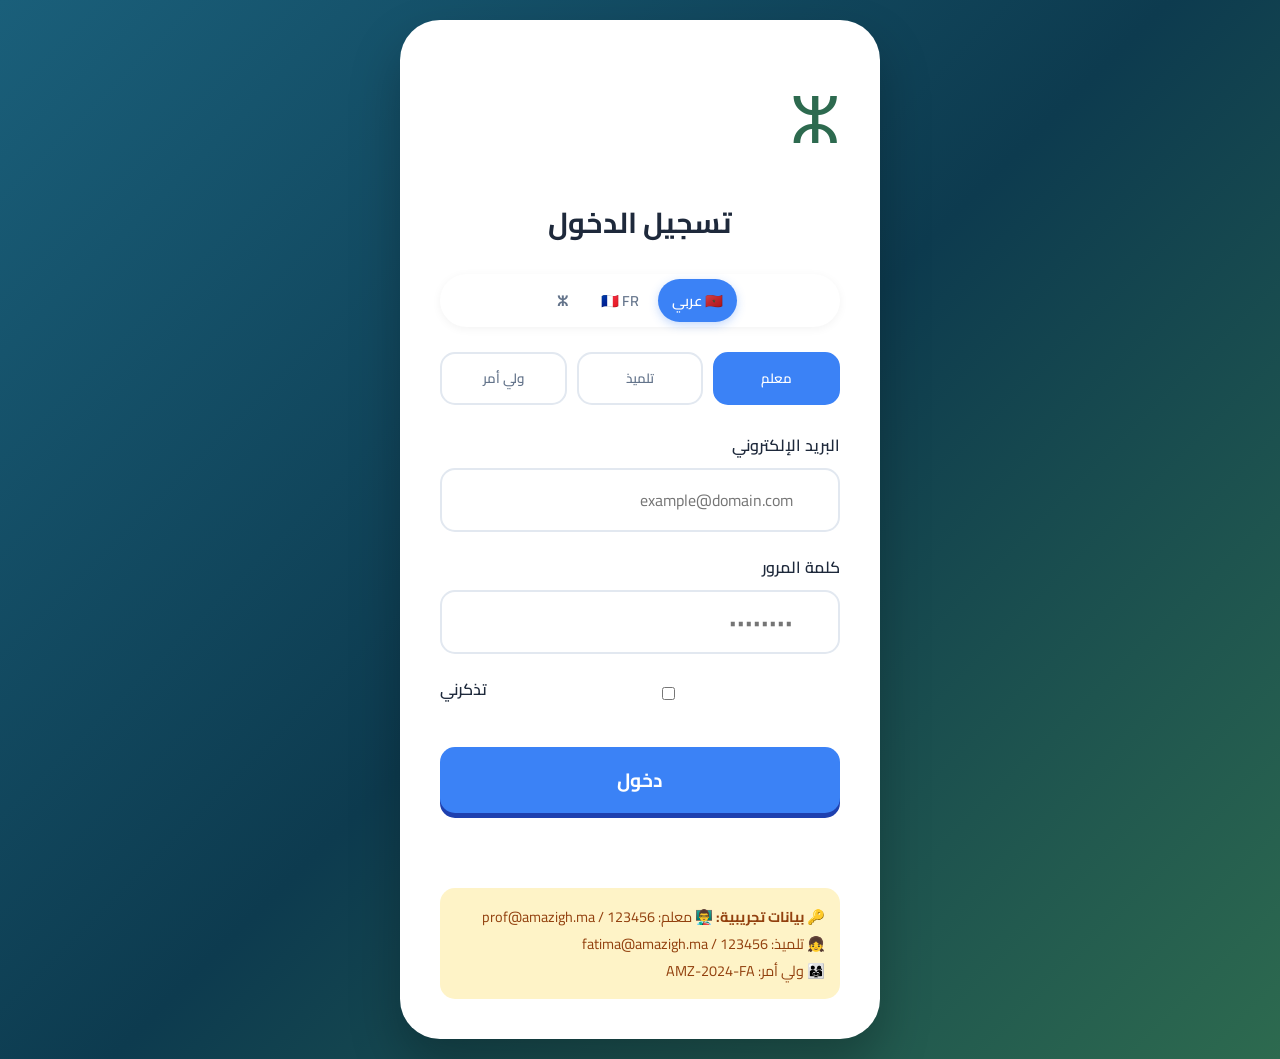
<file: login.html>
<!DOCTYPE html>
<html lang="ar" dir="rtl">
<head>
    <meta charset="UTF-8">
    <meta name="viewport" content="width=device-width, initial-scale=1.0">
    <title>تسجيل الدخول | منصة الأمازيغية</title>
    <link href="https://fonts.googleapis.com/css2?family=Cairo:wght@400;600;700&display=swap" rel="stylesheet">
    <link rel="stylesheet" href="styles.css">
    <style>
        body{justify-content:center;align-items:center;background:linear-gradient(135deg,#1a5f7a,#0d3b4f,#2d6a4f);padding:20px}
        .login-container{background:white;border-radius:40px;padding:40px;width:100%;max-width:480px;box-shadow:0 25px 50px rgba(0,0,0,.25)}
        .logo{text-align:center;margin-bottom:15px}.logo-icon{font-size:4rem;color:#2d6a4f}
        h2{text-align:center;margin-bottom:25px;font-size:1.8rem;color:#1e293b}
        .user-type-tabs{display:flex;gap:10px;margin-bottom:25px}
        .type-tab{flex:1;padding:12px;border:2px solid #e2e8f0;background:white;border-radius:15px;cursor:pointer;font-family:'Cairo',sans-serif;font-weight:600;color:#64748b;text-align:center}
        .type-tab.active{background:#3b82f6;border-color:#3b82f6;color:white}
        .form-group{margin-bottom:20px}label{display:block;margin-bottom:8px;color:#1e293b;font-weight:600}
        .input-wrapper{position:relative}.input-wrapper i{position:absolute;right:15px;top:50%;transform:translateY(-50%);color:#94a3b8}
        input{width:100%;padding:15px 45px 15px 15px;border-radius:15px;border:2px solid #e2e8f0;font-family:'Cairo',sans-serif;font-size:1rem}
        input:focus{outline:none;border-color:#3b82f6}
        .checkbox-wrapper{display:flex;align-items:center;gap:10px;margin:15px 0}
        .login-btn{width:100%;padding:15px;background:#3b82f6;color:white;border:none;border-radius:15px;font-weight:bold;font-size:1.2rem;cursor:pointer;font-family:'Cairo',sans-serif;box-shadow:0 5px 0 #1e40af;margin:20px 0 15px}
        .login-btn:hover{background:#2563eb;transform:translateY(-2px)}
        .error-message{color:#ef4444;text-align:center;margin-top:15px;min-height:25px}
        .demo-info{margin-top:20px;padding:15px;background:#fef3c7;border-radius:15px;color:#92400e;font-size:.9rem}
    </style>
</head>
<body>
    <div class="login-container">
        <div class="logo"><div class="logo-icon">ⵣ</div></div>
        <h2 data-translate="login">تسجيل الدخول</h2>
        <div class="lang-switcher" style="justify-content:center;margin-bottom:25px">
            <button class="lang-btn active" data-lang="ar" onclick="setLang('ar')">🇲🇦 عربي</button>
            <button class="lang-btn" data-lang="fr" onclick="setLang('fr')">🇫🇷 FR</button>
            <button class="lang-btn" data-lang="amz" onclick="setLang('amz')">ⵣ</button>
        </div>
        <div class="user-type-tabs">
            <button class="type-tab active" data-type="teacher" onclick="switchType('teacher')"><i class="fas fa-chalkboard-teacher"></i> معلم</button>
            <button class="type-tab" data-type="student" onclick="switchType('student')"><i class="fas fa-user-graduate"></i> تلميذ</button>
            <button class="type-tab" data-type="family" onclick="switchType('family')"><i class="fas fa-users"></i> ولي أمر</button>
        </div>
        <form onsubmit="doLogin(event)">
            <div id="email-fields">
                <div class="form-group"><label data-translate="email">البريد الإلكتروني</label><div class="input-wrapper"><i class="fas fa-envelope"></i><input type="email" id="email" placeholder="example@domain.com" required></div></div>
                <div class="form-group"><label data-translate="password">كلمة المرور</label><div class="input-wrapper"><i class="fas fa-lock"></i><input type="password" id="password" placeholder="••••••••" required></div></div>
            </div>
            <div id="family-fields" style="display:none">
                <div class="form-group"><label data-translate="family_code">رمز الأسرة</label><div class="input-wrapper"><i class="fas fa-key"></i><input type="text" id="family-code" placeholder="AMZ-2024-XXXX"></div></div>
            </div>
            <div class="checkbox-wrapper"><input type="checkbox" id="remember-me"><label for="remember-me" data-translate="remember_me">تذكرني</label></div>
            <button type="submit" class="login-btn" data-translate="login_button">دخول</button>
        </form>
        <div id="login-error" class="error-message"></div>
        <div class="demo-info"><strong>🔑 بيانات تجريبية:</strong> 👨‍🏫 معلم: prof@amazigh.ma / 123456<br>👧 تلميذ: fatima@amazigh.ma / 123456<br>👨‍👩‍👧 ولي أمر: AMZ-2024-FA</div>
    </div>
    <script src="translations.js"></script>
    <script src="script.js"></script>
    <script>
        let userType='teacher';
        function switchType(t){userType=t;document.querySelectorAll('.type-tab').forEach(b=>{b.classList.remove('active');if(b.dataset.type===t)b.classList.add('active')});document.getElementById('email-fields').style.display=t==='family'?'none':'block';document.getElementById('family-fields').style.display=t==='family'?'block':'none'}
        function doLogin(e){e.preventDefault();let err=document.getElementById('login-error');if(userType==='family'){let c=document.getElementById('family-code').value.trim().toUpperCase();let s=getStudents();let st=s.find(x=>x.familyCode===c);if(st){localStorage.setItem('userType','family');localStorage.setItem('familyCode',st.familyCode);localStorage.setItem('studentId',st.id);localStorage.setItem('userName',st.name);window.location.href='family.html'}else{err.textContent='❌ رمز الأسرة غير صحيح'}}else{let em=document.getElementById('email').value.trim().toLowerCase();let pw=document.getElementById('password').value;if(userType==='teacher'){if(em==='prof@amazigh.ma'&&pw==='123456'){localStorage.setItem('userType','teacher');localStorage.setItem('userName','أ. محمد أمزيان');window.location.href='index.html'}else{err.textContent='❌ البريد أو كلمة المرور غير صحيحة'}}else{let s=getStudents();let st=s.find(x=>x.email===em&&x.password===pw);if(st){localStorage.setItem('userType','student');localStorage.setItem('userName',st.name);localStorage.setItem('studentId',st.id);localStorage.setItem('familyCode',st.familyCode);window.location.href='games.html'}else{err.textContent='❌ البريد أو كلمة المرور غير صحيحة'}}}}
        document.addEventListener('DOMContentLoaded',function(){let e=localStorage.getItem('savedEmail');if(e){document.getElementById('email').value=e;document.getElementById('remember-me').checked=true}});
    </script>
</body>
</html>
</file>
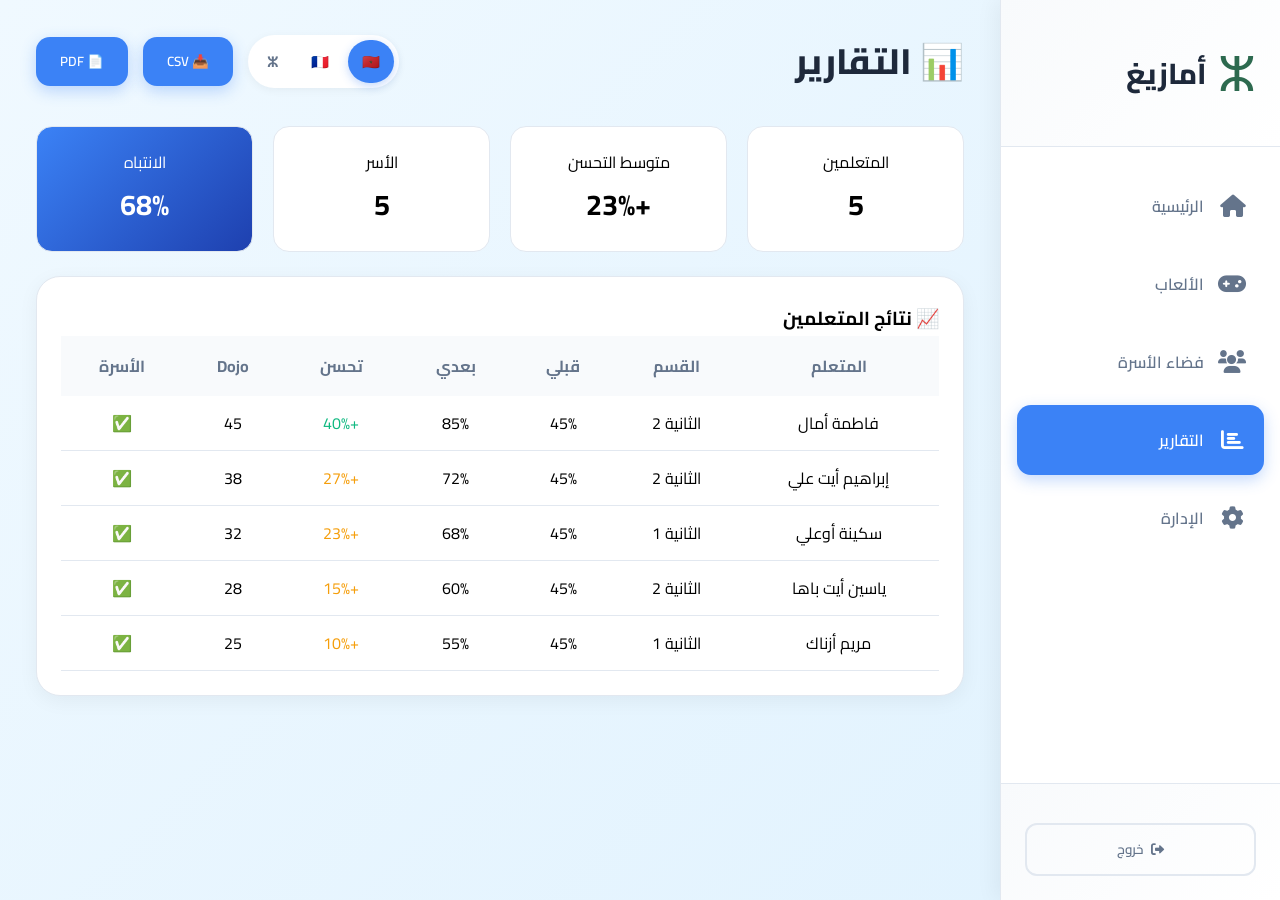
<file: reports.html>
<!DOCTYPE html>
<html lang="ar" dir="rtl">
<head>
    <meta charset="UTF-8">
    <meta name="viewport" content="width=device-width, initial-scale=1.0">
    <title>التقارير | منصة الأمازيغية</title>
    <link href="https://fonts.googleapis.com/css2?family=Cairo:wght@400;600;700&display=swap" rel="stylesheet">
    <link rel="stylesheet" href="https://cdnjs.cloudflare.com/ajax/libs/font-awesome/6.0.0/css/all.min.css">
    <link rel="stylesheet" href="styles.css">
</head>
<body>
    <nav class="sidebar">
        <div class="sidebar-header"><div class="logo"><span class="logo-icon">ⵣ</span><span class="logo-text">أمازيغ</span></div></div>
        <ul class="nav-menu">
            <li class="nav-item"><a href="index.html"><span class="nav-icon"><i class="fas fa-home"></i></span><span data-translate="home">الرئيسية</span></a></li>
            <li class="nav-item"><a href="games.html"><span class="nav-icon"><i class="fas fa-gamepad"></i></span><span data-translate="educational_games">الألعاب</span></a></li>
            <li class="nav-item"><a href="family.html"><span class="nav-icon"><i class="fas fa-users"></i></span><span data-translate="family_space">فضاء الأسرة</span></a></li>
            <li class="nav-item active"><a href="reports.html"><span class="nav-icon"><i class="fas fa-chart-bar"></i></span><span data-translate="reports">التقارير</span></a></li>
            <li class="nav-item"><a href="admin.html"><span class="nav-icon"><i class="fas fa-cog"></i></span><span data-translate="administration">الإدارة</span></a></li>
        </ul>
        <div class="sidebar-footer"><button class="logout-btn" onclick="logout()"><i class="fas fa-sign-out-alt"></i><span data-translate="logout">خروج</span></button></div>
    </nav>
    <main class="main-content">
        <header class="page-header"><h1>📊 التقارير</h1><div class="header-actions"><div class="lang-switcher"><button class="lang-btn active" data-lang="ar" onclick="setLang('ar')">🇲🇦</button><button class="lang-btn" data-lang="fr" onclick="setLang('fr')">🇫🇷</button><button class="lang-btn" data-lang="amz" onclick="setLang('amz')">ⵣ</button></div><button class="btn" onclick="exportCSV()">📥 CSV</button><button class="btn" onclick="window.print()">📄 PDF</button></div></header>
        <div class="summary-cards"><div class="summary-card"><span>المتعلمين</span><div class="summary-value" id="ts">0</div></div><div class="summary-card"><span>متوسط التحسن</span><div class="summary-value" id="ai">0%</div></div><div class="summary-card"><span>الأسر</span><div class="summary-value" id="af">0</div></div><div class="summary-card highlight"><span>الانتباه</span><div class="summary-value" id="oa">0%</div></div></div>
        <div class="dashboard-card"><h3>📈 نتائج المتعلمين</h3><table class="admin-table"><thead><tr><th>المتعلم</th><th>القسم</th><th>قبلي</th><th>بعدي</th><th>تحسن</th><th>Dojo</th><th>الأسرة</th></tr></thead><tbody id="report-body"></tbody></table></div>
    </main>
    <script src="translations.js"></script>
    <script src="script.js"></script>
    <script>
        function render(){let s=getStudents();document.getElementById('ts').textContent=s.length;let a=Math.round(s.reduce((sum,x)=>sum+x.progress,0)/s.length);document.getElementById('oa').textContent=a+'%';document.getElementById('ai').textContent='+'+(a-45)+'%';document.getElementById('af').textContent=s.filter(x=>x.familyCode).length;document.getElementById('report-body').innerHTML=s.map(x=>`<tr><td>${x.name}</td><td>${x.class}</td><td>45%</td><td>${x.progress}%</td><td style="color:${x.progress-45>30?'#10b981':'#f59e0b'}">+${x.progress-45}%</td><td>${x.dojoPoints}</td><td>${x.familyCode?'✅':'❌'}</td></tr>`).join('')}
        function exportCSV(){let s=getStudents();let c='المتعلم,القسم,قبلي,بعدي,تحسن,Dojo,أسرة\n';s.forEach(x=>c+=`${x.name},${x.class},45%,${x.progress}%,+${x.progress-45}%,${x.dojoPoints},${x.familyCode?'مشاركة':'غير مشاركة'}\n`);let b=new Blob(['\ufeff'+c],{type:'text/csv;charset=utf-8'});let a=document.createElement('a');a.href=URL.createObjectURL(b);a.download='تقرير.csv';a.click()}
        document.addEventListener('DOMContentLoaded',function(){render()});
    </script>
</body>
</html>
</file>
<file: styles.css>
*{margin:0;padding:0;box-sizing:border-box}:root{--primary:#3b82f6;--primary-dark:#1e40af;--secondary:#10b981;--warning:#f59e0b;--danger:#ef4444;--dark:#1e293b;--gray:#64748b;--light:#f8fafc;--border:#e2e8f0;--sidebar-width:280px;--amazigh-blue:#2d6a4f;--amazigh-green:#52b788;--gold:#fbbf24;--silver:#94a3b8;--bronze:#b45309}body{font-family:'Cairo',sans-serif;background:linear-gradient(135deg,#f0f9ff,#e0f2fe);display:flex;min-height:100vh}.sidebar{width:var(--sidebar-width);background:white;border-left:1px solid var(--border);display:flex;flex-direction:column;position:fixed;right:0;top:0;bottom:0;box-shadow:-5px 0 20px rgba(0,0,0,.05);z-index:100}.sidebar-header{padding:28px 24px;border-bottom:1px solid var(--border);background:linear-gradient(135deg,#f8fafc,white)}.logo{display:flex;align-items:center;gap:12px}.logo-icon{font-size:3rem;color:var(--amazigh-blue)}.logo-text{font-size:1.8rem;font-weight:800;color:var(--dark)}.sidebar-subtitle{color:var(--gray);font-size:.85rem;margin-top:8px;font-weight:500}.nav-menu{list-style:none;padding:24px 16px;flex:1}.nav-item{margin-bottom:8px}.nav-item a{display:flex;align-items:center;gap:14px;padding:14px 18px;text-decoration:none;color:var(--gray);border-radius:14px;transition:all .3s;font-weight:600}.nav-item:hover a{background:var(--light);color:var(--dark)}.nav-item.active a{background:var(--primary);color:white;box-shadow:0 5px 15px rgba(59,130,246,.3)}.nav-icon{font-size:1.4rem;width:28px;text-align:center}.sidebar-footer{padding:24px;border-top:1px solid var(--border);background:linear-gradient(135deg,#f8fafc,white)}.teacher-info{display:flex;align-items:center;gap:14px}.teacher-avatar{width:56px;height:56px;background:linear-gradient(135deg,var(--primary),var(--primary-dark));border-radius:50%;display:flex;align-items:center;justify-content:center;font-size:1.8rem;color:white;box-shadow:0 5px 15px rgba(59,130,246,.3)}.teacher-details{flex:1}.teacher-name{font-weight:700;color:var(--dark);font-size:1.1rem}.teacher-role{font-size:.8rem;color:var(--gray)}.logout-btn{margin-top:15px;width:100%;padding:12px;background:transparent;border:2px solid var(--border);border-radius:12px;color:var(--gray);font-family:'Cairo',sans-serif;font-weight:600;cursor:pointer;transition:all .3s;display:flex;align-items:center;justify-content:center;gap:8px}.logout-btn:hover{background:var(--danger);border-color:var(--danger);color:white}.main-content{flex:1;margin-right:var(--sidebar-width);padding:28px 36px}.page-header{display:flex;justify-content:space-between;align-items:center;margin-bottom:32px;flex-wrap:wrap;gap:20px}.page-header h1{color:var(--dark);font-size:2.2rem;font-weight:800}.header-actions{display:flex;align-items:center;gap:15px;flex-wrap:wrap}.lang-switcher,.language-switcher{display:flex;gap:5px;background:white;padding:5px;border-radius:40px;box-shadow:0 2px 10px rgba(0,0,0,.05)}.lang-btn{padding:8px 14px;border:none;background:transparent;border-radius:30px;font-family:'Cairo',sans-serif;font-size:.9rem;font-weight:600;cursor:pointer;transition:all .3s;color:var(--gray)}.lang-btn:hover{background:var(--light);color:var(--primary)}.lang-btn.active{background:var(--primary);color:white;box-shadow:0 3px 10px rgba(59,130,246,.3)}.btn{padding:12px 24px;border:none;border-radius:14px;font-family:'Cairo',sans-serif;font-weight:600;cursor:pointer;transition:all .3s;background:var(--primary);color:white;display:inline-flex;align-items:center;gap:8px;box-shadow:0 5px 15px rgba(59,130,246,.3)}.btn:hover{background:var(--primary-dark);transform:translateY(-3px)}.btn-secondary{background:var(--warning)}.btn-outline{background:transparent;border:2px solid var(--border);color:var(--gray);box-shadow:none}.btn-outline:hover{background:var(--light);border-color:var(--primary);color:var(--primary)}.btn-sm{padding:8px 16px;font-size:.9rem;border-radius:10px}.stats-grid{display:grid;grid-template-columns:repeat(4,1fr);gap:24px;margin-bottom:28px}.stat-card{background:white;border-radius:24px;padding:24px;display:flex;align-items:center;gap:18px;box-shadow:0 5px 20px rgba(0,0,0,.05);border:1px solid var(--border);transition:all .3s}.stat-card:hover{transform:translateY(-5px);box-shadow:0 15px 30px rgba(0,0,0,.1)}.stat-icon{width:65px;height:65px;background:linear-gradient(135deg,var(--light),white);border-radius:20px;display:flex;align-items:center;justify-content:center;font-size:2rem;color:var(--primary)}.stat-value{color:var(--dark);font-size:2.2rem;font-weight:800}.stat-label{color:var(--gray);font-size:.95rem}.stat-trend{font-size:.85rem;color:var(--gray)}.stat-trend.positive{color:var(--secondary)}.progress-banner{background:white;border-radius:20px;padding:20px 25px;margin-bottom:28px;box-shadow:0 5px 20px rgba(0,0,0,.05)}.progress-header{display:flex;justify-content:space-between;margin-bottom:12px}.progress-bar-container,.progress-bar{background:var(--light);border-radius:30px;height:12px;overflow:hidden}.progress-bar-fill,.progress-fill{height:100%;background:linear-gradient(90deg,var(--primary),var(--secondary));border-radius:30px;transition:width .5s;display:flex;align-items:center;padding:0 15px;color:white;font-weight:600;font-size:.85rem}.quick-actions{display:grid;grid-template-columns:repeat(3,1fr);gap:15px;margin-bottom:28px}.quick-btn{background:white;border:1px solid var(--border);border-radius:16px;padding:16px;display:flex;align-items:center;justify-content:center;gap:10px;font-weight:600;color:var(--dark);cursor:pointer;text-decoration:none;transition:all .3s}.quick-btn:hover{background:var(--primary);color:white;transform:translateY(-3px)}.research-banner{background:linear-gradient(135deg,var(--amazigh-blue),var(--amazigh-green));border-radius:24px;padding:28px 32px;margin-bottom:28px;color:white}.dashboard-grid{display:grid;grid-template-columns:1.2fr .8fr;gap:24px;margin-bottom:28px}.dashboard-card{background:white;border-radius:24px;padding:24px;box-shadow:0 5px 20px rgba(0,0,0,.05);border:1px solid var(--border)}.card-header{display:flex;justify-content:space-between;align-items:center;margin-bottom:20px}.honor-item{display:flex;align-items:center;gap:15px;padding:15px;background:var(--light);border-radius:16px;margin-bottom:10px}.honor-rank{width:40px;height:40px;border-radius:12px;display:flex;align-items:center;justify-content:center;font-weight:800}.honor-rank.gold{background:var(--gold);color:white}.honor-rank.silver{background:var(--silver);color:white}.honor-rank.bronze{background:var(--bronze);color:white}.honor-avatar{width:50px;height:50px;background:var(--primary);border-radius:50%;display:flex;align-items:center;justify-content:center;color:white}.honor-points{font-weight:700;color:var(--primary)}.chart-container{grid-column:span 2;background:white;border-radius:24px;padding:24px;box-shadow:0 5px 20px rgba(0,0,0,.05)}.chart-wrapper{height:300px}.game-area{background:white;border-radius:24px;padding:25px;margin-bottom:24px}.game-container{display:none}.game-container.active{display:block}.tifinagh-grid{display:grid;grid-template-columns:repeat(4,1fr);gap:15px;margin:25px 0}.t-card{aspect-ratio:1/1;background:linear-gradient(145deg,#f8fafc,#e2e8f0);border-radius:20px;display:flex;align-items:center;justify-content:center;font-size:3.5rem;font-weight:bold;cursor:pointer;box-shadow:0 8px 0 #94a3b8;transition:all .15s;border:3px solid white}.t-card.flipped{background:white;box-shadow:0 5px 0 #64748b;transform:translateY(3px);border-color:var(--primary)}.t-card.matched{background:var(--secondary);box-shadow:0 5px 0 #047857;color:white;pointer-events:none}.game-message{text-align:center;padding:15px;background:#fef3c7;border-radius:12px;margin:20px 0;color:#92400e}.game-actions{display:flex;justify-content:center;gap:15px;flex-wrap:wrap}.word-card{background:white;border-radius:16px;padding:20px;text-align:center;font-size:1.5rem;font-weight:bold;cursor:pointer;box-shadow:0 5px 0 #94a3b8;border:2px solid white;transition:all .2s}.word-card:hover{transform:translateY(-3px)}.word-card.matched{background:#10b981;color:white;pointer-events:none}.order-letter{width:80px;height:80px;background:linear-gradient(145deg,#f8fafc,#e2e8f0);border-radius:16px;display:flex;align-items:center;justify-content:center;font-size:2.5rem;font-weight:bold;cursor:pointer;box-shadow:0 5px 0 #94a3b8}.order-slot{width:80px;height:80px;background:#f1f5f9;border-radius:16px;display:flex;align-items:center;justify-content:center;font-size:2rem;border:2px dashed #cbd5e1;cursor:pointer}.wheel-section{display:flex;gap:30px;flex-wrap:wrap}.wheel-keyboard{display:grid;grid-template-columns:repeat(7,1fr);gap:8px;margin-top:20px}.key-btn{padding:12px;background:white;border:2px solid #e2e8f0;border-radius:10px;font-size:1.2rem;font-weight:600;cursor:pointer;font-family:'Cairo',sans-serif}.key-btn:hover{background:#3b82f6;color:white}.key-btn.used{background:#cbd5e1;color:#64748b;cursor:not-allowed;text-decoration:line-through}.word-blanks{display:flex;flex-wrap:wrap;justify-content:center;gap:10px;margin:20px 0}.letter-blank{width:50px;height:60px;border-bottom:3px solid #3b82f6;display:flex;align-items:flex-end;justify-content:center;font-size:2rem;font-weight:700}.letter-blank.revealed{border-bottom-color:#10b981}.spin-btn{display:block;margin:20px auto;padding:15px 40px;background:#f59e0b;color:white;border:none;border-radius:40px;font-size:1.3rem;font-weight:700;cursor:pointer;font-family:'Cairo',sans-serif;box-shadow:0 5px 0 #b45309}.spin-btn:disabled{opacity:.5;cursor:not-allowed}.category-tag{display:inline-block;padding:5px 15px;background:#3b82f6;color:white;border-radius:20px;font-size:.9rem;margin-bottom:15px}.top-bar{background:white;padding:15px 30px;display:flex;justify-content:space-between;align-items:center;box-shadow:0 2px 10px rgba(0,0,0,.05)}.student-card,.family-card{background:white;border-radius:24px;padding:30px;margin-bottom:24px;box-shadow:0 5px 20px rgba(0,0,0,.05)}.student-info{display:flex;align-items:center;gap:25px;flex-wrap:wrap}.student-avatar{width:100px;height:100px;background:linear-gradient(135deg,#3b82f6,#1e40af);border-radius:50%;display:flex;align-items:center;justify-content:center;font-size:3.5rem;color:white}.student-details{flex:1}.family-code{background:#1e293b;color:#fbbf24;padding:4px 12px;border-radius:20px;font-family:monospace;font-size:1.1rem;display:inline-block;margin-top:10px}.dojo-score{text-align:center;background:#f8fafc;padding:20px 30px;border-radius:20px}.dojo-score .points{font-size:2.5rem;font-weight:700;color:#10b981}.tips-card{background:white;border-radius:24px;padding:30px;margin-bottom:24px}.tips-grid{display:grid;grid-template-columns:repeat(4,1fr);gap:15px;margin-top:20px}.tip-box{background:#f8fafc;border-radius:16px;padding:20px;text-align:center;cursor:pointer;transition:all .2s}.tip-box:hover{transform:translateY(-3px);box-shadow:0 10px 20px rgba(0,0,0,.1);background:#3b82f6;color:white}.tip-box .icon{font-size:2rem;display:block;margin-bottom:10px}.modal-overlay{position:fixed;top:0;left:0;right:0;bottom:0;background:rgba(0,0,0,.6);display:flex;align-items:center;justify-content:center;z-index:9999;opacity:0;visibility:hidden;transition:all .3s}.modal-overlay.active{opacity:1;visibility:visible}.modal-content{background:white;border-radius:30px;padding:30px;max-width:500px;width:90%;max-height:80vh;overflow-y:auto;transform:scale(.9);transition:transform .3s}.modal-overlay.active .modal-content{transform:scale(1)}.modal-header{display:flex;justify-content:space-between;align-items:center;margin-bottom:20px;padding-bottom:15px;border-bottom:2px solid #e2e8f0}.modal-close{width:40px;height:40px;border-radius:50%;background:#f1f5f9;border:none;font-size:1.5rem;cursor:pointer}.modal-close:hover{background:#ef4444;color:white}.admin-table{width:100%;border-collapse:collapse;text-align:center}.admin-table th{background:var(--light);padding:15px;color:var(--gray)}.admin-table td{padding:12px;border-bottom:1px solid var(--border)}.section-header{display:flex;justify-content:space-between;align-items:center;margin:20px 0;flex-wrap:wrap;gap:15px}.summary-cards{display:grid;grid-template-columns:repeat(4,1fr);gap:20px;margin-bottom:24px}.summary-card{background:white;border-radius:16px;padding:20px;text-align:center;border:1px solid var(--border)}.summary-card.highlight{background:linear-gradient(135deg,var(--primary),var(--primary-dark));color:white}.summary-value{font-size:1.8rem;font-weight:700}code{background:#1e293b;color:#fbbf24;padding:4px 10px;border-radius:8px;font-family:monospace}.welcome-banner{background:linear-gradient(135deg,#2d6a4f,#52b788);color:white;border-radius:24px;padding:30px;margin-bottom:30px;text-align:center}.support-message{background:linear-gradient(135deg,#2d6a4f,#52b788);color:white;border-radius:24px;padding:25px;text-align:center;margin-bottom:30px}@media(max-width:1200px){.stats-grid{grid-template-columns:repeat(2,1fr)}.dashboard-grid{grid-template-columns:1fr}.chart-container{grid-column:span 1}}@media(max-width:900px){.sidebar{width:90px}.logo-text,.sidebar-subtitle,.nav-item span:not(.nav-icon),.teacher-details,.logout-btn span{display:none}.nav-item a{justify-content:center;padding:14px}.main-content{margin-right:90px}.tifinagh-grid{grid-template-columns:repeat(2,1fr)}.tips-grid{grid-template-columns:repeat(2,1fr)}.summary-cards{grid-template-columns:repeat(2,1fr)}}@media(max-width:600px){.main-content{padding:16px}.stats-grid{grid-template-columns:1fr}.quick-actions{grid-template-columns:1fr}.page-header{flex-direction:column;align-items:flex-start}.game-actions{flex-direction:column}.btn{width:100%}.student-info{flex-direction:column;text-align:center}.wheel-keyboard{grid-template-columns:repeat(5,1fr)}}
</file>
